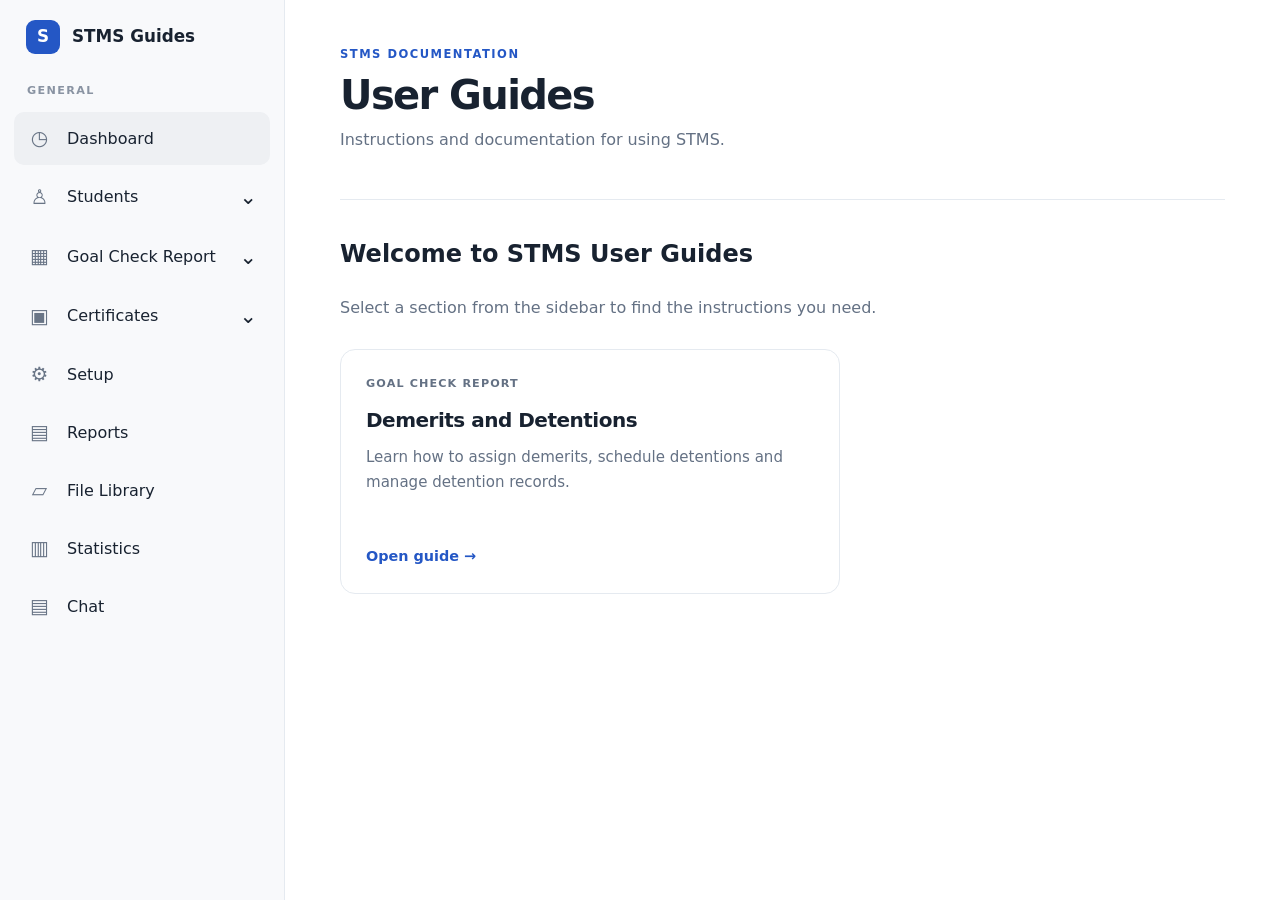
<file: index.html>
<!DOCTYPE html>
<html lang="en">
<head>
  <meta charset="UTF-8">
  <meta name="viewport" content="width=device-width, initial-scale=1.0">
  <title>STMS User Guides</title>
  <link rel="stylesheet" href="css/style.css">
  <script src="js/main.js" defer></script>
</head>
<body>

<div class="app-layout">

  <!-- SIDEBAR -->
  <aside class="sidebar">
    <div class="sidebar-logo">
      <span class="brand-mark">S</span>
      <span>STMS Guides</span>
    </div>

    <div class="sidebar-section-title">GENERAL</div>

    <nav class="sidebar-nav">

      <a href="index.html" class="nav-item active">
        <span class="nav-icon">◷</span>
        <span>Dashboard</span>
      </a>

      <button class="nav-item nav-toggle">
        <span class="nav-icon">♙</span>
        <span>Students</span>
        <span class="chevron">⌄</span>
      </button>
      <div class="nav-submenu">
        <a href="#" class="nav-link">Attendance</a>
      </div>

      <button class="nav-item nav-toggle">
        <span class="nav-icon">▦</span>
        <span>Goal Check Report</span>
        <span class="chevron">⌄</span>
      </button>
      <div class="nav-submenu">
        <a href="guides/demerits-detentions.html" class="nav-link">
          Demerits and Detentions
        </a>
      </div>

      <button class="nav-item nav-toggle">
        <span class="nav-icon">▣</span>
        <span>Certificates</span>
        <span class="chevron">⌄</span>
      </button>
      <div class="nav-submenu">
        <a href="#" class="nav-link">Download</a>
        <a href="#" class="nav-link">Special Certificate</a>
      </div>

      <a href="#" class="nav-item">
        <span class="nav-icon">⚙</span>
        <span>Setup</span>
      </a>

      <a href="#" class="nav-item">
        <span class="nav-icon">▤</span>
        <span>Reports</span>
      </a>

      <a href="#" class="nav-item">
        <span class="nav-icon">▱</span>
        <span>File Library</span>
      </a>

      <a href="#" class="nav-item">
        <span class="nav-icon">▥</span>
        <span>Statistics</span>
      </a>

      <a href="#" class="nav-item">
        <span class="nav-icon">▤</span>
        <span>Chat</span>
      </a>

    </nav>
  </aside>

  <!-- MAIN CONTENT -->
  <main class="main-content">

    <header class="page-header">
      <div>
        <p class="eyebrow">STMS DOCUMENTATION</p>
        <h1>User Guides</h1>
        <p class="page-description">
          Instructions and documentation for using STMS.
        </p>
      </div>
    </header>

    <section class="content-section">
      <h2>Welcome to STMS User Guides</h2>
      <p>
        Select a section from the sidebar to find the instructions
        you need.
      </p>

      <div class="guide-card">
        <div class="card-category">GOAL CHECK REPORT</div>
        <h3>Demerits and Detentions</h3>
        <p>
          Learn how to assign demerits, schedule detentions
          and manage detention records.
        </p>
        <a href="guides/demerits-detentions.html" class="card-link">
          Open guide →
        </a>
      </div>
    </section>

  </main>
</div>

</body>
</html>
</file>
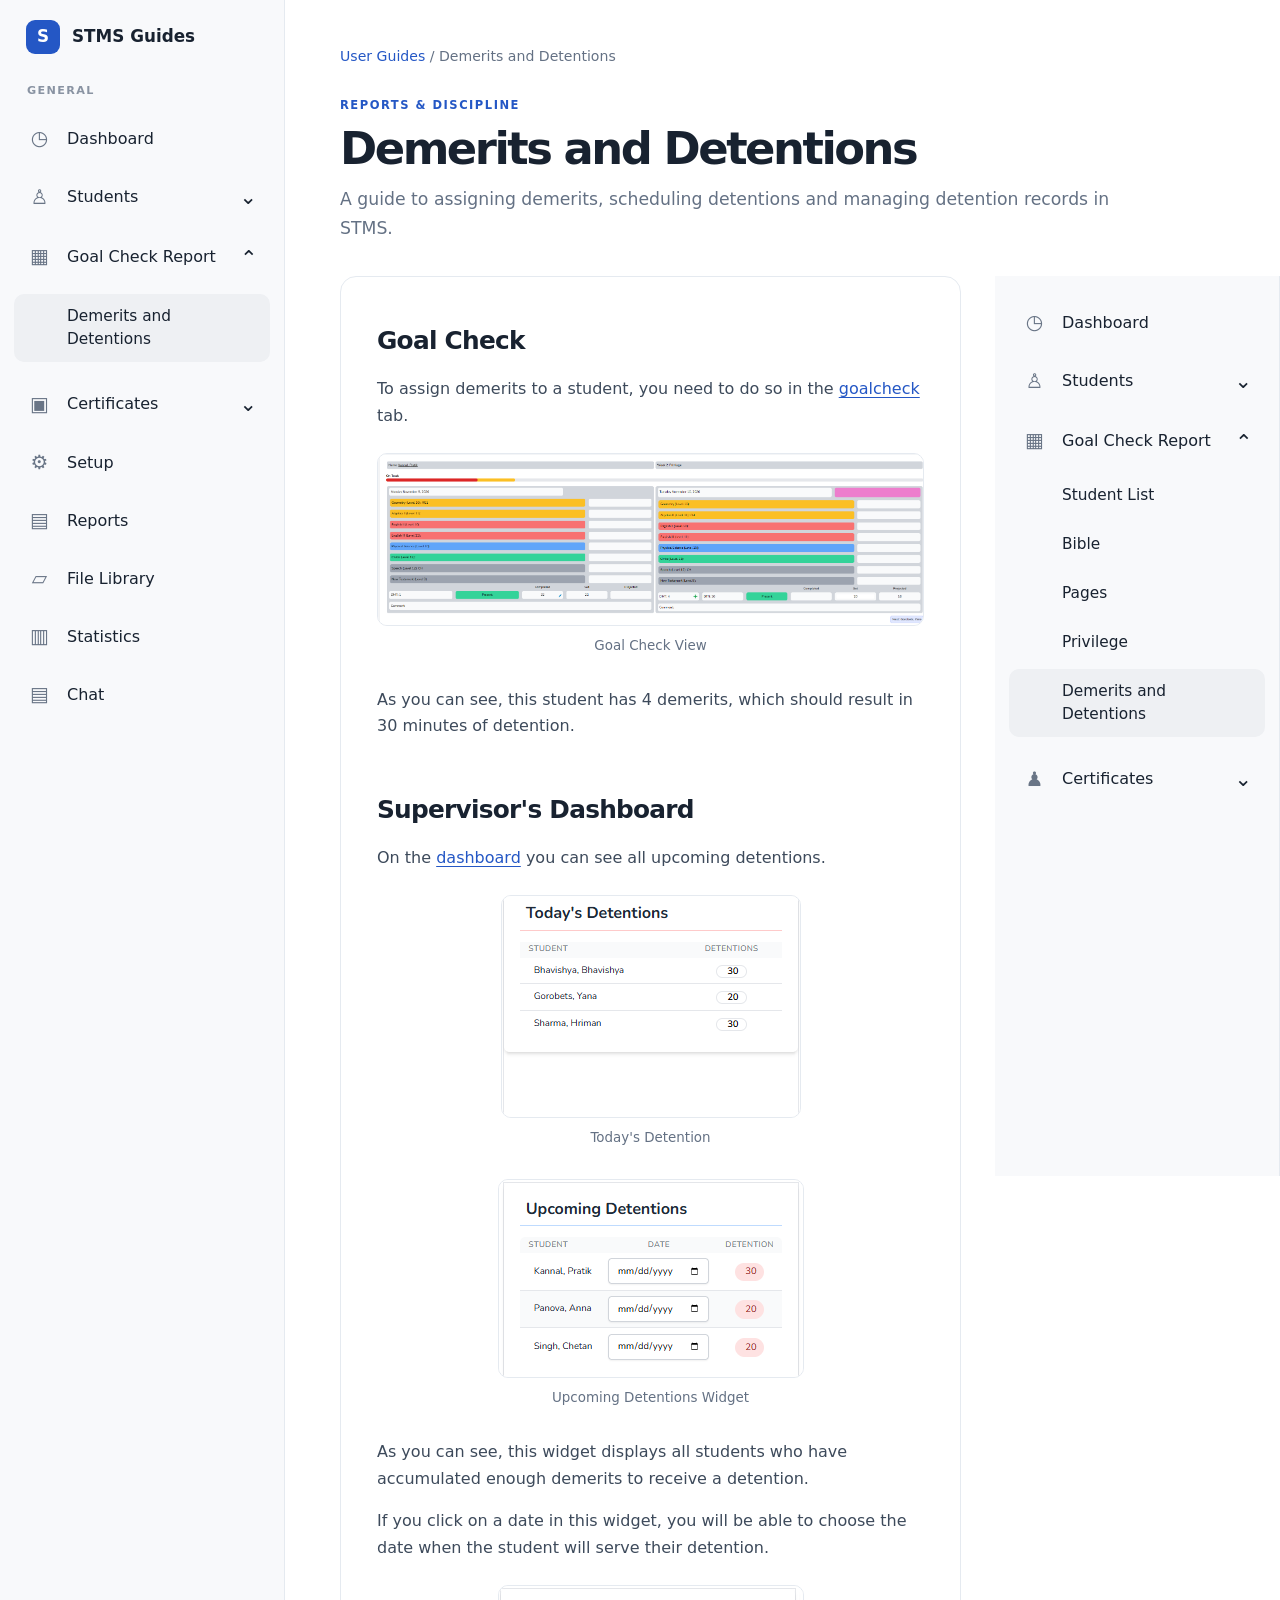
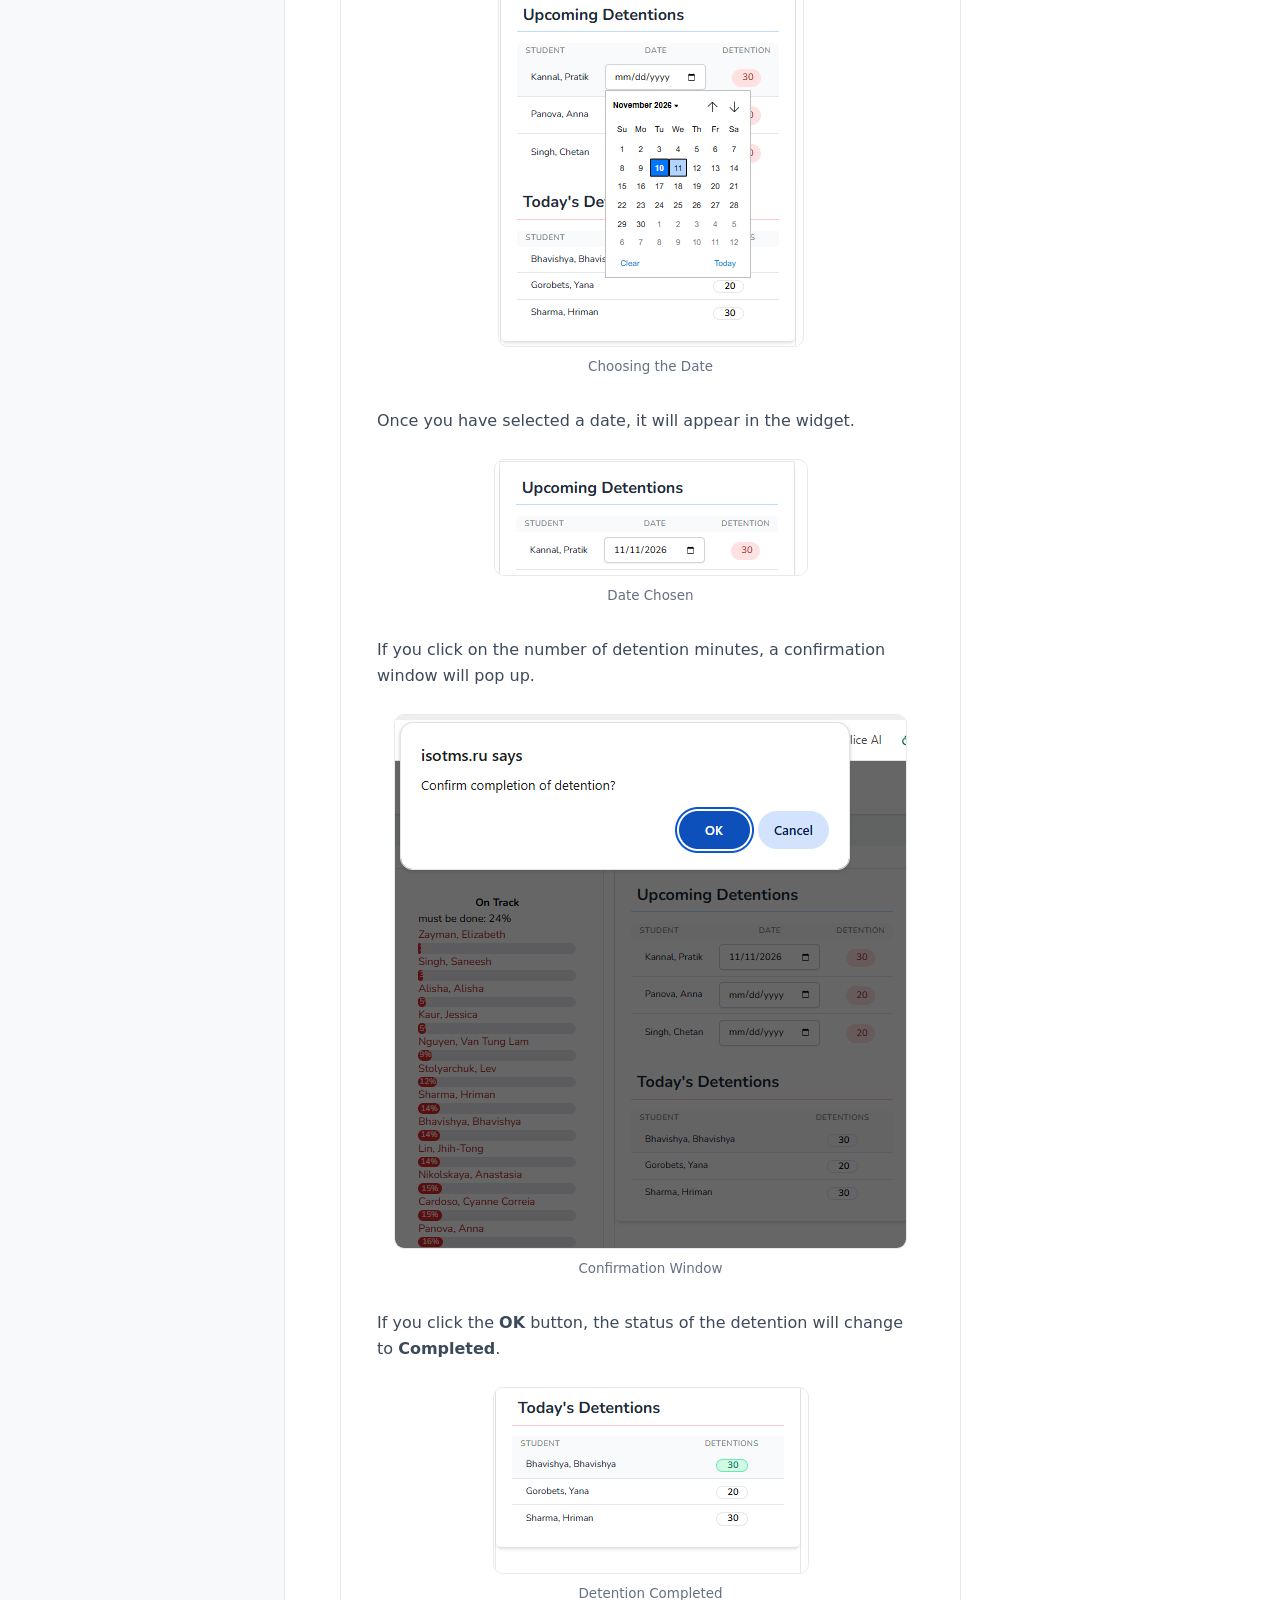
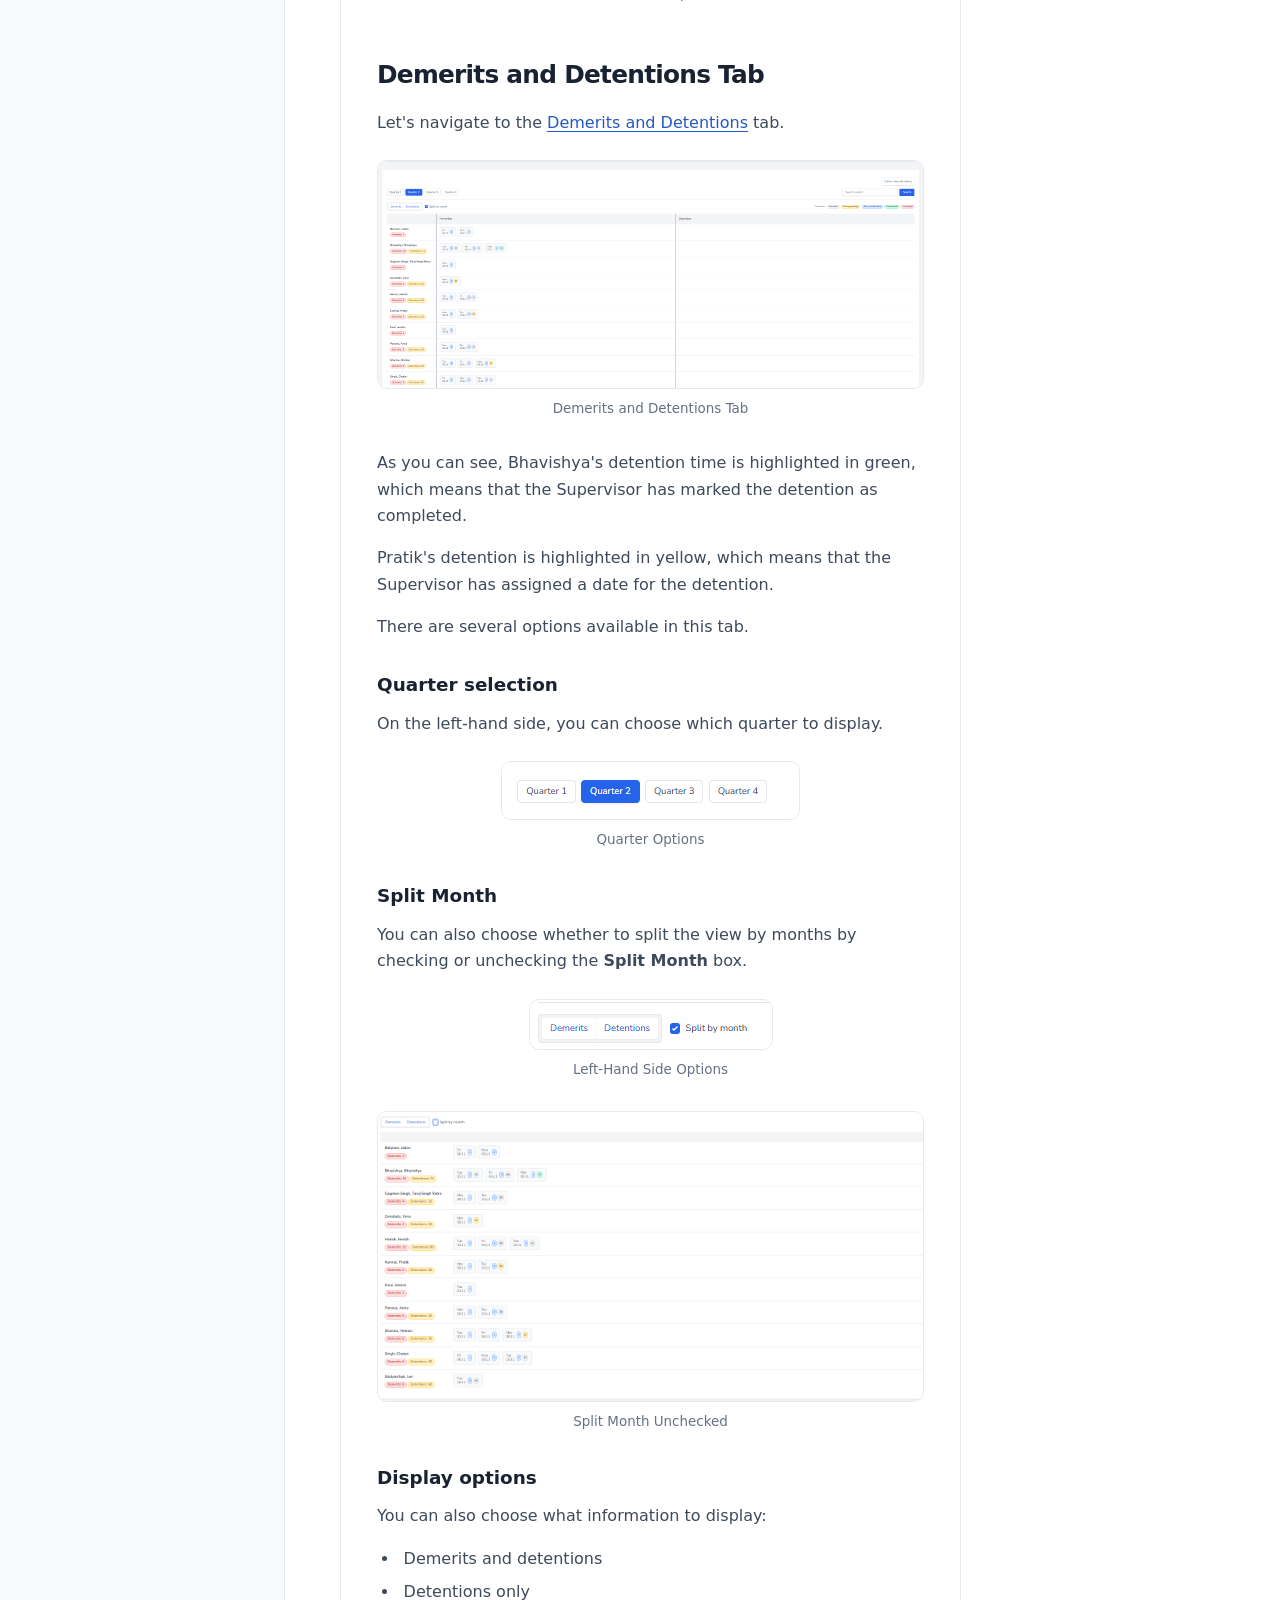
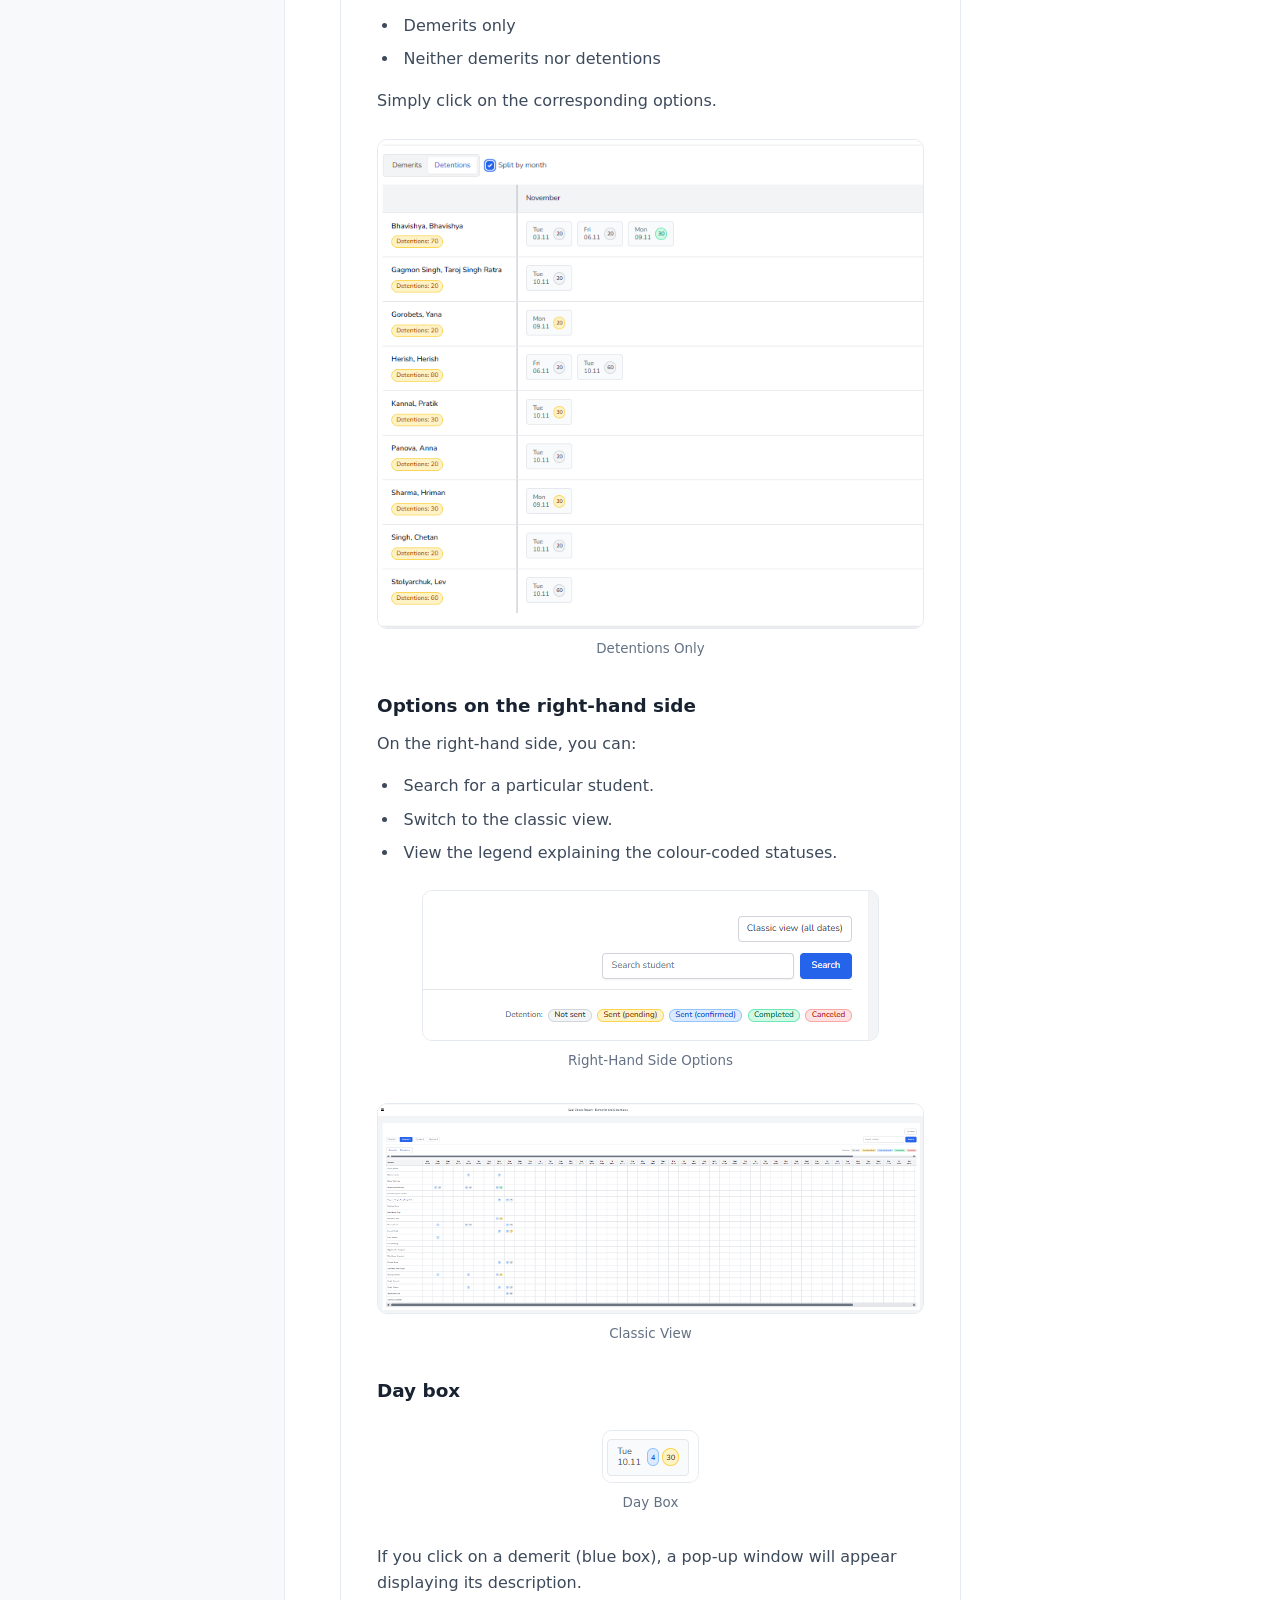
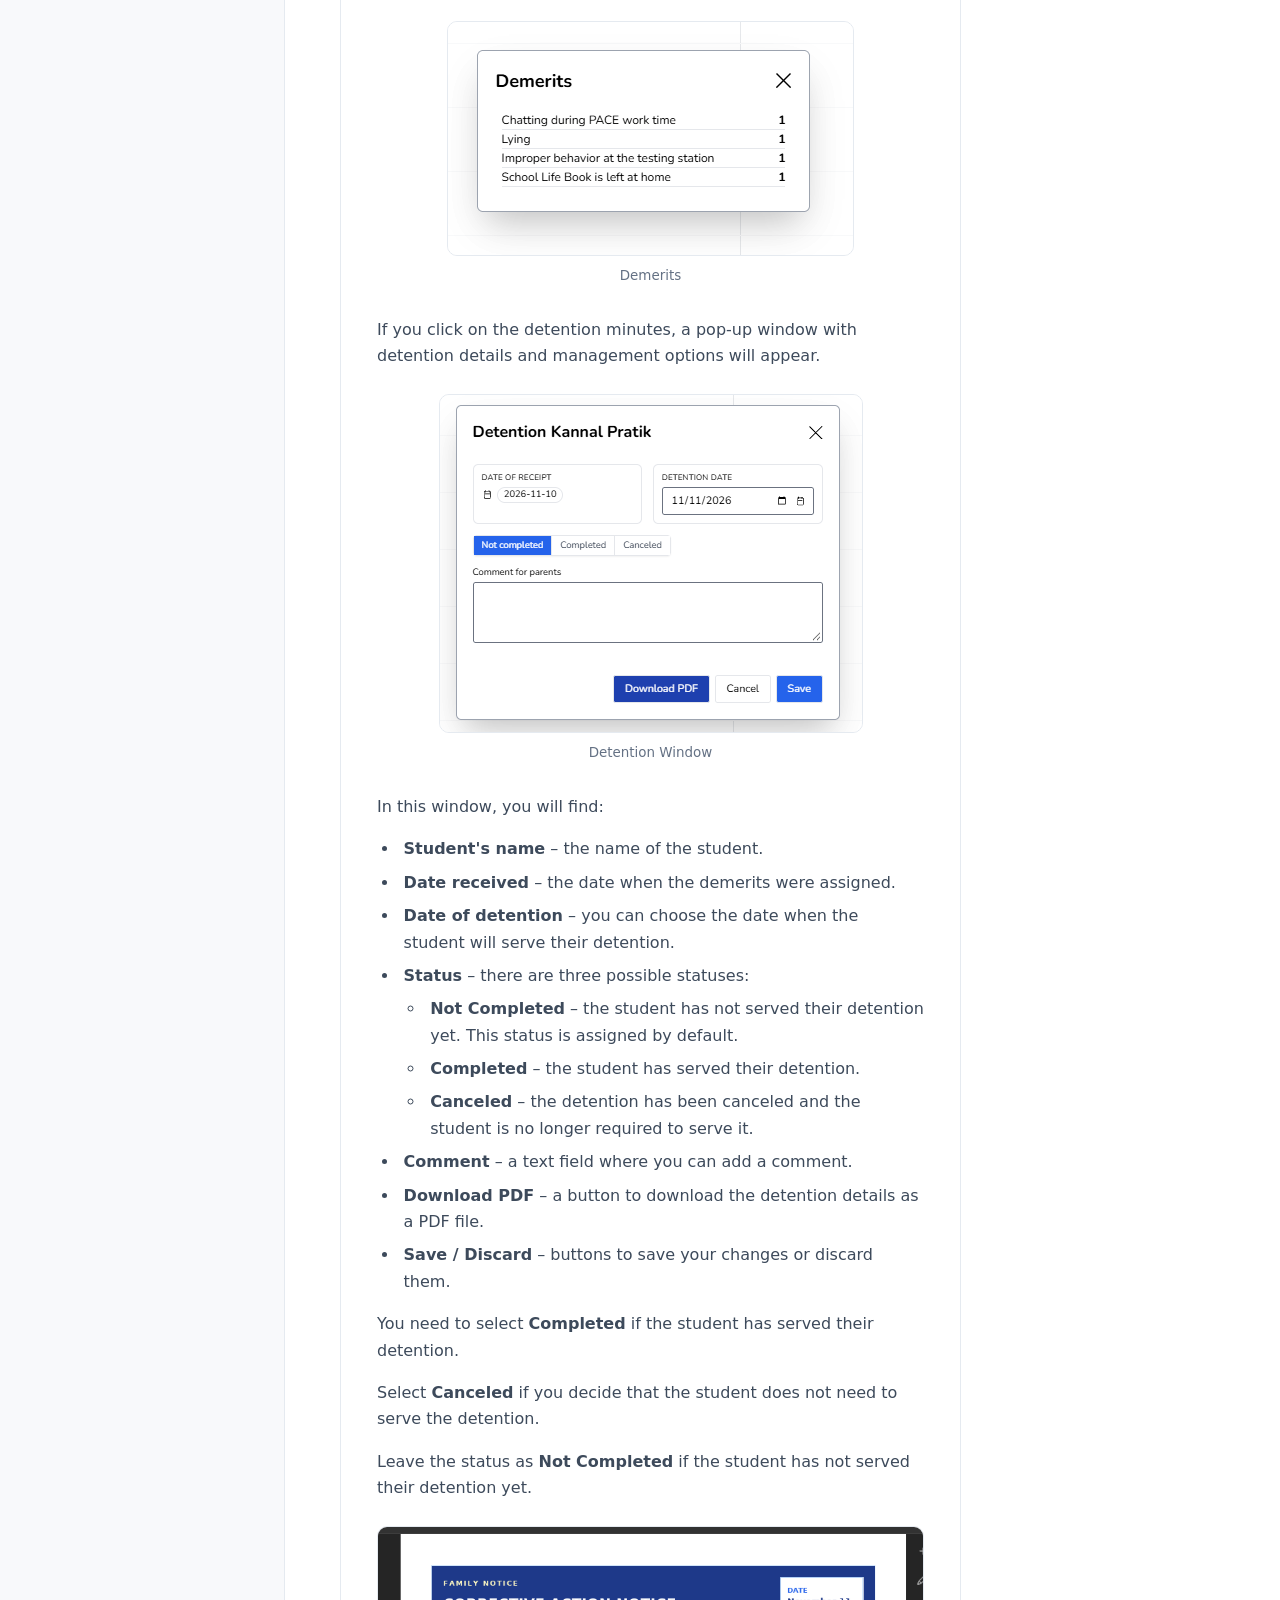
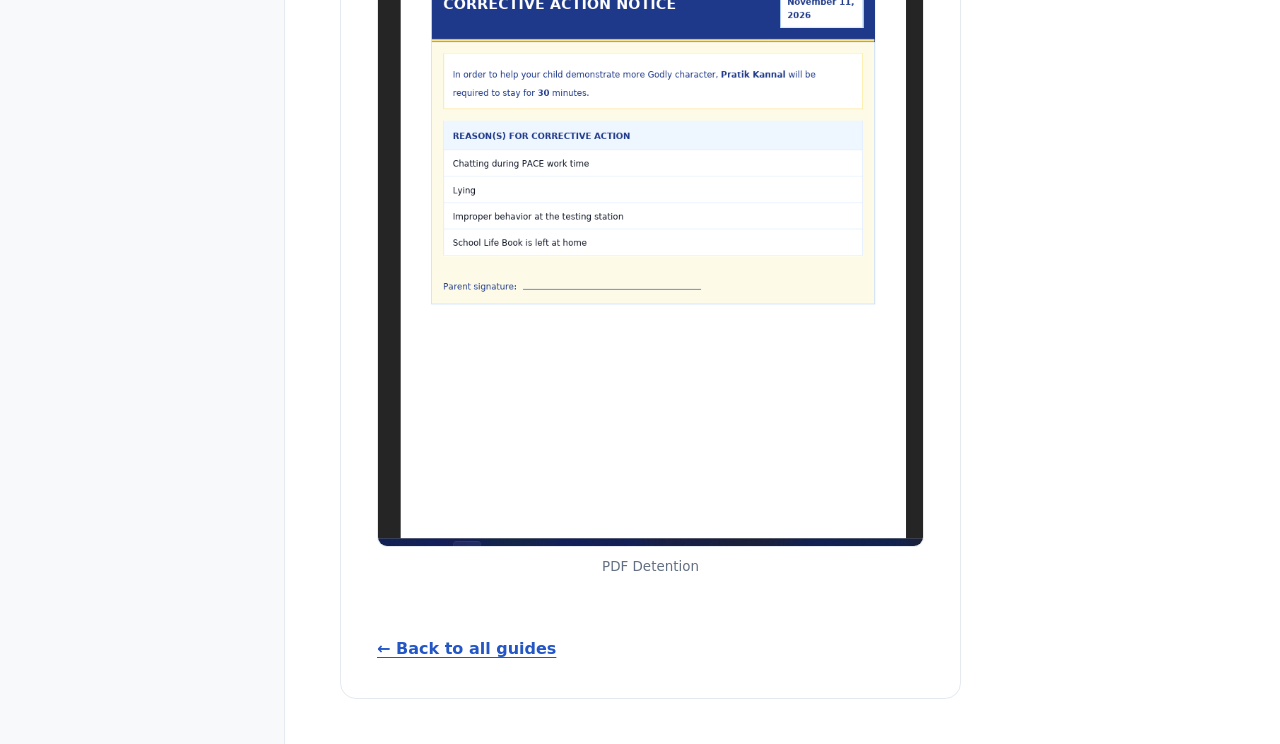
<file: guides/demerits-detentions.html>
<!doctype html>
<html lang="en">
<head>
  <meta charset="utf-8">
  <meta name="viewport" content="width=device-width, initial-scale=1">
  <meta name="description" content="How to assign demerits and manage detentions in STMS.">
  <title>Demerits and Detentions | STMS User Guides</title>
  <link rel="stylesheet" href="../css/style.css">
</head>

<body>

<div class="app-layout">

  <!-- SIDEBAR -->
  <aside class="sidebar">

    <div class="sidebar-logo">
      <span class="brand-mark">S</span>
      <span>STMS Guides</span>
    </div>

    <div class="sidebar-section-title">GENERAL</div>

    <nav class="sidebar-nav">

      <a href="../index.html" class="nav-item">
        <span class="nav-icon">◷</span>
        <span>Dashboard</span>
      </a>

      <button class="nav-item nav-toggle">
        <span class="nav-icon">♙</span>
        <span>Students</span>
        <span class="chevron">⌄</span>
      </button>
      <div class="nav-submenu">
        <a href="#" class="nav-link">Attendance</a>
      </div>

      <button class="nav-item nav-toggle open">
        <span class="nav-icon">▦</span>
        <span>Goal Check Report</span>
        <span class="chevron">⌄</span>
      </button>

      <div class="nav-submenu open">
        <a href="demerits-detentions.html" class="nav-link active">
          Demerits and Detentions
        </a>
      </div>

      <button class="nav-item nav-toggle">
        <span class="nav-icon">▣</span>
        <span>Certificates</span>
        <span class="chevron">⌄</span>
      </button>
      <div class="nav-submenu">
        <a href="#" class="nav-link">Download</a>
        <a href="#" class="nav-link">Special Certificate</a>
      </div>

      <a href="#" class="nav-item">
        <span class="nav-icon">⚙</span>
        <span>Setup</span>
      </a>

      <a href="#" class="nav-item">
        <span class="nav-icon">▤</span>
        <span>Reports</span>
      </a>

      <a href="#" class="nav-item">
        <span class="nav-icon">▱</span>
        <span>File Library</span>
      </a>

      <a href="#" class="nav-item">
        <span class="nav-icon">▥</span>
        <span>Statistics</span>
      </a>

      <a href="#" class="nav-item">
        <span class="nav-icon">▤</span>
        <span>Chat</span>
      </a>

    </nav>
  </aside>

  <!-- MAIN CONTENT -->
  <main class="main-content guide-main">

  <nav class="breadcrumb" aria-label="Breadcrumb"><a href="../index.html">User Guides</a> / Demerits and Detentions</nav>
  <header class="guide-header"><p class="eyebrow">REPORTS & DISCIPLINE</p><h1>Demerits and Detentions</h1><p class="guide-description">A guide to assigning demerits, scheduling detentions and managing detention records in STMS.</p></header>
  <div class="guide-layout">
  <article class="guide-content">
    <h2 id="goal-check">Goal Check</h2>
    <p>To assign demerits to a student, you need to do so in the <a href="https://isotms.ru/goal-check-report/students" target="_blank" rel="noopener noreferrer">goalcheck</a> tab.</p>
    <figure class="guide-figure"><img src="../images/goal-check/goal-check-view.png" alt="Goal Check view showing a student's demerits"><figcaption>Goal Check View</figcaption></figure>
    <p>As you can see, this student has 4 demerits, which should result in 30 minutes of detention.</p>

    <h2 id="supervisor-dashboard">Supervisor's Dashboard</h2>
    <p>On the <a href="https://isotms.ru/" target="_blank" rel="noopener noreferrer">dashboard</a> you can see all upcoming detentions.</p>
    <figure class="guide-figure"><img src="../images/goal-check/todays-detention.png" alt="Today's detention area on the Supervisor's Dashboard"><figcaption>Today's Detention</figcaption></figure>
    <figure class="guide-figure"><img src="../images/goal-check/upcoming-detentions.png" alt="Upcoming Detentions widget"><figcaption>Upcoming Detentions Widget</figcaption></figure>
    <p>As you can see, this widget displays all students who have accumulated enough demerits to receive a detention.</p>
    <p>If you click on a date in this widget, you will be able to choose the date when the student will serve their detention.</p>
    <figure class="guide-figure"><img src="../images/goal-check/choosing-date.png" alt="Choosing the date for a detention"><figcaption>Choosing the Date</figcaption></figure>
    <p>Once you have selected a date, it will appear in the widget.</p>
    <figure class="guide-figure"><img src="../images/goal-check/date-chosen.png" alt="Detention date selected in the widget"><figcaption>Date Chosen</figcaption></figure>
    <p>If you click on the number of detention minutes, a confirmation window will pop up.</p>
    <figure class="guide-figure"><img src="../images/goal-check/confirmation-window.png" alt="Detention completion confirmation window"><figcaption>Confirmation Window</figcaption></figure>
    <p>If you click the <strong>OK</strong> button, the status of the detention will change to <strong>Completed</strong>.</p>
    <figure class="guide-figure"><img src="../images/goal-check/detention-completed.png" alt="Detention marked as completed"><figcaption>Detention Completed</figcaption></figure>

    <h2 id="detentions-tab">Demerits and Detentions Tab</h2>
    <p>Let's navigate to the <a href="https://isotms.ru/goal-check-report/detentions" target="_blank" rel="noopener noreferrer">Demerits and Detentions</a> tab.</p>
    <figure class="guide-figure"><img src="../images/goal-check/demerits-detentions-tab.png" alt="Demerits and Detentions tab"><figcaption>Demerits and Detentions Tab</figcaption></figure>
    <p>As you can see, Bhavishya's detention time is highlighted in green, which means that the Supervisor has marked the detention as completed.</p>
    <p>Pratik's detention is highlighted in yellow, which means that the Supervisor has assigned a date for the detention.</p>
    <p>There are several options available in this tab.</p>

    <h3 id="quarter">Quarter selection</h3>
    <p>On the left-hand side, you can choose which quarter to display.</p>
    <figure class="guide-figure"><img src="../images/goal-check/quarter-options.png" alt="Quarter selection options"><figcaption>Quarter Options</figcaption></figure>

    <h3 id="split-month">Split Month</h3>
    <p>You can also choose whether to split the view by months by checking or unchecking the <strong>Split Month</strong> box.</p>
    <figure class="guide-figure"><img src="../images/goal-check/left-hand-options.png" alt="Options on the left-hand side"><figcaption>Left-Hand Side Options</figcaption></figure>
    <figure class="guide-figure"><img src="../images/goal-check/split-month-unchecked.png" alt="View with Split Month unchecked"><figcaption>Split Month Unchecked</figcaption></figure>

    <h3 id="display-options">Display options</h3>
    <p>You can also choose what information to display:</p>
    <ul><li>Demerits and detentions</li><li>Detentions only</li><li>Demerits only</li><li>Neither demerits nor detentions</li></ul>
    <p>Simply click on the corresponding options.</p>
    <figure class="guide-figure"><img src="../images/goal-check/detentions-only.png" alt="Detentions only display option selected"><figcaption>Detentions Only</figcaption></figure>

    <h3 id="right-options">Options on the right-hand side</h3>
    <p>On the right-hand side, you can:</p>
    <ul><li>Search for a particular student.</li><li>Switch to the classic view.</li><li>View the legend explaining the colour-coded statuses.</li></ul>
    <figure class="guide-figure"><img src="../images/goal-check/right-hand-options.png" alt="Options on the right-hand side"><figcaption>Right-Hand Side Options</figcaption></figure>
    <figure class="guide-figure"><img src="../images/goal-check/classic-view.png" alt="Classic view of the Demerits and Detentions tab"><figcaption>Classic View</figcaption></figure>

    <h3 id="day-box">Day box</h3>
    <figure class="guide-figure"><img src="../images/goal-check/day-box.png" alt="Demerit and detention indicators in a day box"><figcaption>Day Box</figcaption></figure>
    <p>If you click on a demerit (blue box), a pop-up window will appear displaying its description.</p>
    <figure class="guide-figure"><img src="../images/goal-check/demerits-popup.png" alt="Demerit description pop-up"><figcaption>Demerits</figcaption></figure>
    <p>If you click on the detention minutes, a pop-up window with detention details and management options will appear.</p>
    <figure class="guide-figure"><img src="../images/goal-check/detention-window.png" alt="Detention details and management window"><figcaption>Detention Window</figcaption></figure>

    <p>In this window, you will find:</p>
    <ul>
      <li><strong>Student's name</strong> – the name of the student.</li>
      <li><strong>Date received</strong> – the date when the demerits were assigned.</li>
      <li><strong>Date of detention</strong> – you can choose the date when the student will serve their detention.</li>
      <li><strong>Status</strong> – there are three possible statuses:
        <ul>
          <li><strong>Not Completed</strong> – the student has not served their detention yet. This status is assigned by default.</li>
          <li><strong>Completed</strong> – the student has served their detention.</li>
          <li><strong>Canceled</strong> – the detention has been canceled and the student is no longer required to serve it.</li>
        </ul>
      </li>
      <li><strong>Comment</strong> – a text field where you can add a comment.</li>
      <li><strong>Download PDF</strong> – a button to download the detention details as a PDF file.</li>
      <li><strong>Save / Discard</strong> – buttons to save your changes or discard them.</li>
    </ul>
    <p>You need to select <strong>Completed</strong> if the student has served their detention.</p>
    <p>Select <strong>Canceled</strong> if you decide that the student does not need to serve the detention.</p>
    <p>Leave the status as <strong>Not Completed</strong> if the student has not served their detention yet.</p>
    <figure class="guide-figure"><img src="../images/goal-check/pdf-detention.png" alt="PDF version of detention details"><figcaption>PDF Detention</figcaption></figure>
    <a class="back-link" href="../index.html">← Back to all guides</a>
  </article>
 
<aside class="sidebar">
  <nav class="sidebar-nav">

    <!-- Dashboard -->
    <a href="../index.html" class="nav-item">
      <span class="nav-icon">◷</span>
      <span>Dashboard</span>
    </a>

    <!-- Students -->
    <div class="nav-group">
      <button class="nav-toggle">
        <span class="nav-icon">♙</span>
        <span>Students</span>
        <span class="chevron">⌄</span>
      </button>

      <div class="nav-submenu">
        <a href="../guides/attendance.html" class="nav-link">
          Attendance
        </a>
      </div>
    </div>

    <!-- Goal Check Report -->
    <div class="nav-group open">
      <button class="nav-toggle">
        <span class="nav-icon">▦</span>
        <span>Goal Check Report</span>
        <span class="chevron">⌄</span>
      </button>

      <div class="nav-submenu">
        <a href="../guides/student-list.html" class="nav-link">
          Student List
        </a>

        <a href="../guides/bible.html" class="nav-link">
          Bible
        </a>

        <a href="../guides/pages.html" class="nav-link">
          Pages
        </a>

        <a href="../guides/privilege.html" class="nav-link">
          Privilege
        </a>

        <a href="../guides/demerits-detentions.html" class="nav-link active">
          Demerits and Detentions
        </a>
      </div>
    </div>

    <!-- Certificates -->
    <div class="nav-group">
      <button class="nav-toggle">
        <span class="nav-icon">♟</span>
        <span>Certificates</span>
        <span class="chevron">⌄</span>
      </button>

      <div class="nav-submenu">
        <a href="../guides/download.html" class="nav-link">
          Download
        </a>

        <a href="../guides/special-certificate.html" class="nav-link">
          Special Certificate
        </a>
      </div>
    </div>

  </nav>
</aside>

  </div>

  </main>
</div>

<script src="../js/main.js"></script>

</body>
</html>
</file>
<file: css/style.css>
:root{color-scheme:light;--ink:#182230;--muted:#647184;--line:#e5eaf0;--surface:#fff;--page:#f6f8fb;--accent:#2457c5;--accent-soft:#edf3ff;--radius:16px;font-family:Inter,ui-sans-serif,system-ui,-apple-system,BlinkMacSystemFont,"Segoe UI",sans-serif}
*{box-sizing:border-box}html{min-width:320px;scroll-behavior:smooth}body{margin:0;color:var(--ink);background:var(--page);line-height:1.65}a{color:inherit;text-decoration:none}.container{width:min(1120px,calc(100% - 48px));margin-inline:auto}
.site-header{background:var(--surface);border-bottom:1px solid var(--line)}.header-inner,.footer-inner{min-height:68px;display:flex;align-items:center;justify-content:space-between;gap:20px}.brand{display:inline-flex;align-items:center;gap:11px;font-weight:750;letter-spacing:-.02em}.brand-mark{display:grid;place-items:center;width:34px;height:34px;border-radius:10px;color:#fff;background:var(--accent);font-weight:800}.brand-light,.header-note,.footer-inner{color:var(--muted)}.brand-light{font-weight:500}.header-note,.footer-inner{font-size:.88rem}
.hero{padding:76px 0 62px;text-align:center}.eyebrow{margin:0 0 9px;color:var(--accent);font-size:.72rem;font-weight:800;letter-spacing:.13em}h1,h2,h3,p{margin-top:0}h1{margin-bottom:12px;font-size:clamp(2.25rem,6vw,3.4rem);line-height:1.1;letter-spacing:-.055em}.hero-copy{margin-bottom:28px;color:var(--muted);font-size:1.08rem}.search-wrap{display:flex;align-items:center;gap:12px;width:min(520px,100%);margin:0 auto;padding:0 17px;border:1px solid var(--line);border-radius:12px;background:#fff;box-shadow:0 5px 18px #1c35500a}.search-icon{color:var(--muted);font-size:1.5rem}.search-wrap input{width:100%;min-height:52px;border:0;outline:0;color:var(--ink);background:transparent;font:inherit}.search-wrap:focus-within{border-color:var(--accent);box-shadow:0 0 0 3px #2457c51a}
.guide-section{padding-bottom:86px}.section-heading{display:flex;align-items:end;justify-content:space-between;gap:20px;margin-bottom:20px}.section-heading h2{margin:0;font-size:1.65rem;letter-spacing:-.035em}.result-count{color:var(--muted);font-size:.88rem}.guide-grid{display:grid;grid-template-columns:repeat(2,minmax(0,1fr));gap:18px}.guide-card{display:flex;min-height:245px;flex-direction:column;align-items:flex-start;padding:25px;border:1px solid var(--line);border-radius:var(--radius);background:#fff;transition:transform .18s,border-color .18s,box-shadow .18s}.guide-card:hover{transform:translateY(-3px);border-color:#c6d4ed;box-shadow:0 12px 28px #2039580d}.card-icon{display:grid;place-items:center;width:42px;height:42px;margin-bottom:22px;border-radius:12px;color:var(--accent);background:var(--accent-soft);font-size:1.25rem;font-weight:700}.card-category{margin-bottom:7px;color:var(--muted);font-size:.68rem;font-weight:800;letter-spacing:.11em}.guide-card h3{margin-bottom:7px;font-size:1.25rem;letter-spacing:-.025em}.guide-card p{margin-bottom:18px;color:var(--muted);font-size:.94rem}.card-link{margin-top:auto;color:var(--accent);font-size:.9rem;font-weight:700}.empty-state{padding:32px;text-align:center;color:var(--muted)}
.site-footer{border-top:1px solid var(--line);background:#fff}.footer-inner{min-height:64px}.guide-main{padding:42px 0 88px}.breadcrumb{margin-bottom:28px;color:var(--muted);font-size:.88rem}.breadcrumb a,.guide-content a{color:var(--accent)}.guide-header{max-width:800px;margin-bottom:34px}.guide-header h1{margin-bottom:12px;font-size:clamp(2rem,5vw,2.8rem)}.guide-description{color:var(--muted);font-size:1.08rem}.guide-layout{display:grid;grid-template-columns:minmax(0,1fr) 230px;align-items:start;gap:34px}.guide-content{min-width:0;padding:36px;border:1px solid var(--line);border-radius:var(--radius);background:#fff}.guide-content h2{margin:42px 0 14px;padding-top:8px;font-size:1.55rem;letter-spacing:-.03em;scroll-margin-top:24px}.guide-content h2:first-child{margin-top:0}.guide-content h3{margin:30px 0 10px;font-size:1.15rem;scroll-margin-top:24px}.guide-content p,.guide-content li{color:#3d4a5b}.guide-content ol,.guide-content ul{padding-left:1.35rem}.guide-content li{padding-left:5px;margin:7px 0}.guide-content a{text-decoration:underline;text-underline-offset:3px}.guide-figure{margin:24px 0 30px}.guide-figure img{display:block;max-width:100%;height:auto;margin-inline:auto;border:1px solid var(--line);border-radius:10px}.guide-figure figcaption{margin-top:9px;color:var(--muted);font-size:.84rem;text-align:center}.guide-aside{position:sticky;top:24px;padding:20px;border:1px solid var(--line);border-radius:12px;background:#fff}.guide-aside h2{margin-bottom:12px;font-size:.9rem}.guide-aside a{display:block;padding:6px 0;color:var(--muted);font-size:.87rem}.guide-aside a:hover{color:var(--accent)}.back-link{display:inline-block;margin-top:28px;font-weight:700}.sr-only{position:absolute;width:1px;height:1px;padding:0;margin:-1px;overflow:hidden;clip:rect(0,0,0,0);white-space:nowrap;border:0}[hidden]{display:none!important}
@media(max-width:760px){.container{width:min(100% - 32px,620px)}.hero{padding:56px 0 46px}.guide-grid{grid-template-columns:1fr}.guide-layout{grid-template-columns:1fr;gap:18px}.guide-aside{position:static;order:-1}.guide-content{padding:25px 20px}.header-note{display:none}.footer-inner{align-items:flex-start;flex-direction:column;justify-content:center;gap:2px;padding:12px 0}}

/* SIDEBAR NAVIGATION */

.sidebar {
  width: 285px;
  min-width: 285px;
  min-height: 100vh;
  padding: 20px 14px;
  background: #f8f9fb;
  border-right: 1px solid #e5eaf0;
}

.sidebar-nav {
  display: flex;
  flex-direction: column;
  gap: 5px;
}

.nav-item,
.nav-toggle {
  display: flex;
  align-items: center;
  width: 100%;
  min-height: 48px;
  padding: 10px 13px;
  gap: 15px;
  border: none;
  border-radius: 10px;
  background: transparent;
  color: #182230;
  font: inherit;
  font-size: 1rem;
  text-align: left;
  cursor: pointer;
}

.nav-item:hover,
.nav-toggle:hover,
.nav-link:hover {
  background: #eef0f3;
}

.nav-icon {
  width: 25px;
  min-width: 25px;
  color: #697586;
  font-size: 1.3rem;
  text-align: center;
}

.nav-toggle > span:nth-child(2) {
  flex: 1;
}

.chevron {
  font-size: 1.4rem;
  transition: transform 0.2s ease;
}

.nav-group.open .chevron {
  transform: rotate(180deg);
}

.nav-submenu {
  display: none;
  flex-direction: column;
  padding: 4px 0 8px;
}

.nav-group.open .nav-submenu {
  display: flex;
}

.nav-link {
  display: block;
  margin: 2px 0;
  padding: 11px 12px 11px 53px;
  border-radius: 10px;
  color: #182230;
  font-size: 1rem;
  line-height: 1.5;
}

.nav-link.active {
  background: #eef0f3;
  font-weight: 500;
  color: #182230;
}

/* MOBILE */

@media (max-width: 760px) {
  .sidebar {
    width: 100%;
    min-width: 0;
    min-height: auto;
    border-right: none;
    border-bottom: 1px solid #e5eaf0;
  }
}

/* =================================
   APP LAYOUT
================================= */

.app-layout {
  display: flex;
  min-height: 100vh;
}

/* =================================
   SIDEBAR
================================= */

.sidebar {
  width: 285px;
  min-width: 285px;
  min-height: 100vh;
  padding: 20px 14px;
  background: #f8f9fb;
  border-right: 1px solid #e5eaf0;
}

.sidebar-logo {
  display: flex;
  align-items: center;
  gap: 12px;
  padding: 0 12px 28px;
  font-size: 1.05rem;
  font-weight: 700;
}

.brand-mark {
  display: grid;
  place-items: center;
  width: 34px;
  height: 34px;
  border-radius: 9px;
  color: white;
  background: #2457c5;
}

.sidebar-section-title {
  padding: 0 13px 12px;
  color: #8993a2;
  font-size: 0.7rem;
  font-weight: 800;
  letter-spacing: 0.12em;
}

.sidebar-nav {
  display: flex;
  flex-direction: column;
  gap: 5px;
}

.nav-item {
  display: flex;
  align-items: center;
  width: 100%;
  min-height: 48px;
  padding: 10px 13px;
  gap: 15px;
  border: none;
  border-radius: 10px;
  background: transparent;
  color: #182230;
  font: inherit;
  font-size: 1rem;
  text-align: left;
  cursor: pointer;
}

.nav-item:hover,
.nav-link:hover {
  background: #eef0f3;
}

.nav-item.active,
.nav-link.active {
  background: #eef0f3;
}

.nav-icon {
  width: 25px;
  min-width: 25px;
  color: #697586;
  font-size: 1.25rem;
  text-align: center;
}

.nav-toggle span:nth-child(2) {
  flex: 1;
}

.chevron {
  font-size: 1.3rem;
  transition: transform 0.2s;
}

.nav-toggle.open .chevron {
  transform: rotate(180deg);
}

.nav-submenu {
  display: none;
  flex-direction: column;
  padding: 3px 0 8px;
}

.nav-submenu.open {
  display: flex;
}

.nav-link {
  display: block;
  margin: 2px 0;
  padding: 11px 12px 11px 53px;
  border-radius: 10px;
  color: #182230;
  font-size: 0.96rem;
  line-height: 1.5;
}

/* =================================
   MAIN CONTENT
================================= */

.main-content {
  flex: 1;
  min-width: 0;
  padding: 45px 55px;
  background: #fff;
}

.page-header {
  padding-bottom: 30px;
  border-bottom: 1px solid #e5eaf0;
}

.page-header h1 {
  margin: 0 0 10px;
  font-size: 2.5rem;
  letter-spacing: -0.04em;
}

.eyebrow {
  color: #2457c5;
  font-size: 0.72rem;
  font-weight: 800;
  letter-spacing: 0.13em;
}

.page-description {
  color: #647184;
}

.content-section {
  max-width: 850px;
  padding-top: 35px;
}

.content-section h2 {
  font-size: 1.5rem;
}

.content-section > p {
  color: #647184;
}

/* =================================
   GUIDE CARD
================================= */

.guide-card {
  max-width: 500px;
  margin-top: 28px;
  padding: 25px;
  border: 1px solid #e5eaf0;
  border-radius: 15px;
  background: #fff;
}

.card-category {
  margin-bottom: 10px;
  color: #647184;
  font-size: 0.7rem;
  font-weight: 800;
  letter-spacing: 0.1em;
}

.guide-card h3 {
  margin-bottom: 8px;
  font-size: 1.25rem;
}

.guide-card p {
  color: #647184;
}

.card-link {
  color: #2457c5;
  font-weight: 700;
}

/* =================================
   MOBILE
================================= */

@media (max-width: 760px) {
  .app-layout {
    flex-direction: column;
  }

  .sidebar {
    width: 100%;
    min-width: 0;
    min-height: auto;
  }

  .main-content {
    padding: 30px 20px;
  }
}
</file>
